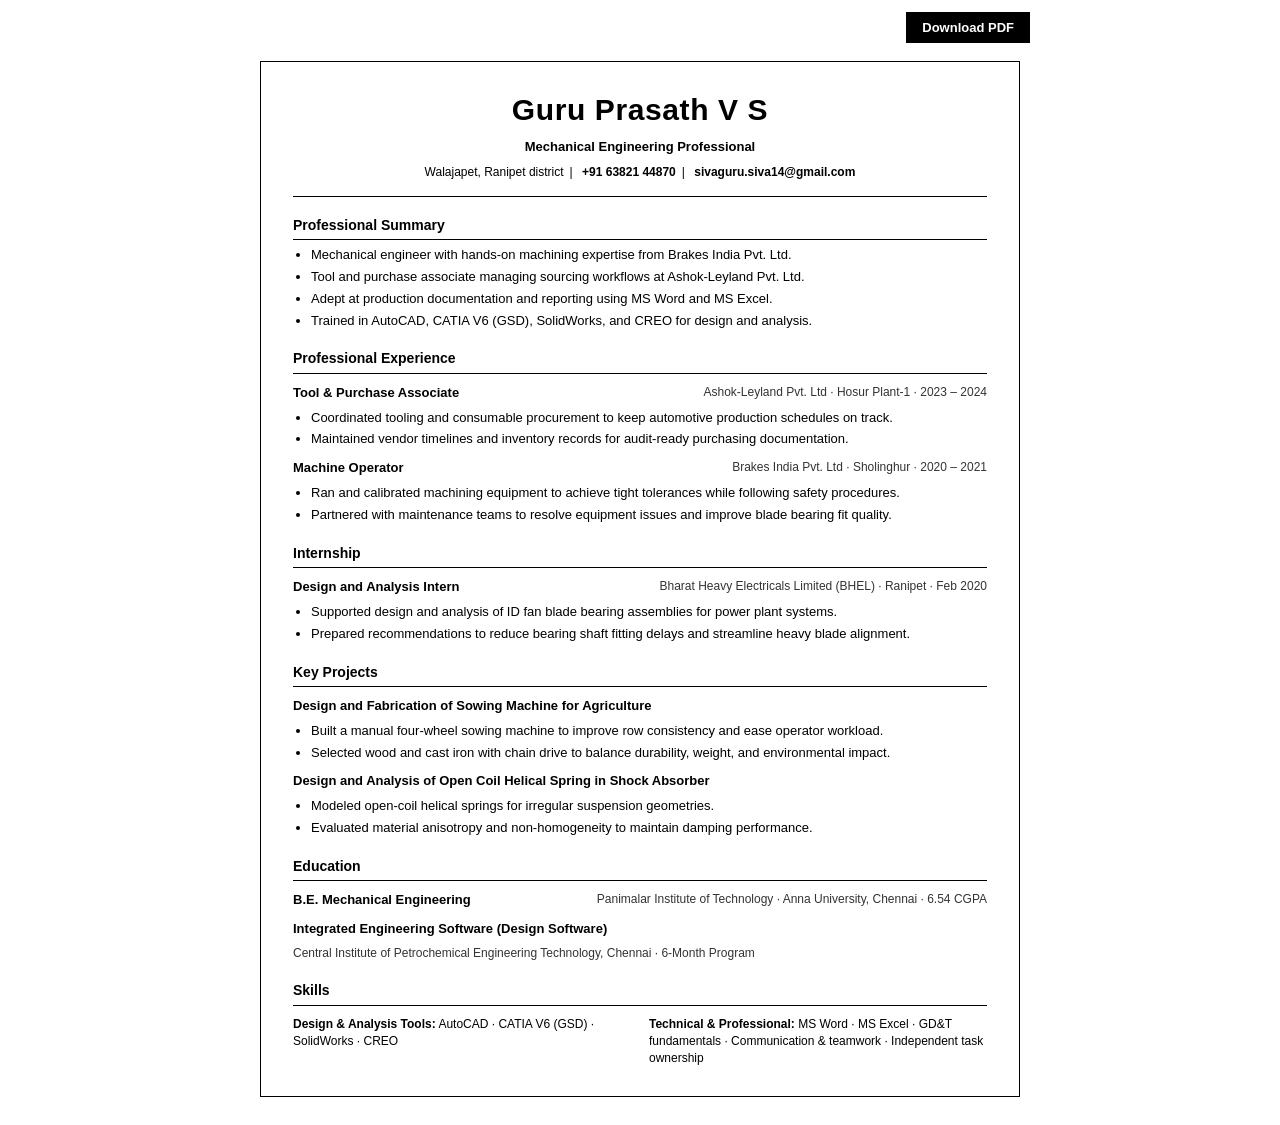
<file: guru-prasath-resume.html>
<!DOCTYPE html>
<html lang="en">
<head>
  <meta charset="UTF-8">
  <title>Guru Prasath V S | Mechanical Engineer Resume</title>
  <meta name="viewport" content="width=device-width, initial-scale=1.0">
  <style>
    *, *::before, *::after {
      box-sizing: border-box;
    }
    body {
      margin: 0;
      font-family: "Segoe UI", Arial, sans-serif;
      font-size: 13px;
      line-height: 1.45;
      color: #000000;
      background: #ffffff;
    }
    main {
      max-width: 760px;
      margin: 18px auto 28px;
      padding: 26px 32px 28px;
      border: 1px solid #000000;
    }
    header {
      text-align: center;
      padding-bottom: 14px;
      border-bottom: 1px solid #000000;
    }
    header h1 {
      margin: 0;
      font-size: 30px;
      letter-spacing: 0.02em;
    }
    header .headline {
      margin-top: 6px;
      font-size: 13px;
      font-weight: 600;
    }
    header .meta {
      margin-top: 8px;
      font-size: 12px;
    }
    header .meta span {
      display: inline-block;
      margin: 0 6px;
    }
    header .meta a {
      color: #000000;
      text-decoration: none;
      font-weight: 600;
    }
    section {
      margin-top: 18px;
    }
    h2 {
      font-size: 14px;
      margin: 0 0 6px;
      padding-bottom: 4px;
      border-bottom: 1px solid #000000;
    }
    ul {
      margin: 6px 0 0;
      padding-left: 18px;
    }
    li {
      margin-bottom: 3px;
    }
    .summary-list {
      padding-left: 18px;
      margin-top: 6px;
    }
    .item {
      margin-top: 10px;
    }
    .item-header {
      display: flex;
      flex-wrap: wrap;
      justify-content: space-between;
      gap: 6px;
      font-weight: 600;
    }
    .item-role {
      font-size: 13px;
    }
    .item-metadata {
      font-weight: 400;
      font-size: 12px;
      color: #333333;
    }
    .skills-inline {
      margin-top: 10px;
      display: grid;
      grid-template-columns: repeat(auto-fit, minmax(260px, 1fr));
      gap: 6px 18px;
    }
    .skills-inline div {
      font-size: 12px;
    }
    .skill-label {
      font-weight: 600;
    }
    .download-bar {
      display: flex;
      justify-content: flex-end;
      max-width: 780px;
      margin: 12px auto 0;
    }
    .download-button {
      background: #000000;
      color: #ffffff;
      border: none;
      padding: 8px 16px;
      font-size: 13px;
      font-weight: 600;
      cursor: pointer;
    }
    .download-button:focus {
      outline: 2px solid #000000;
      outline-offset: 2px;
    }
    @media (max-width: 640px) {
      main {
        padding: 18px 16px 22px;
        margin: 0;
        border: none;
      }
      .download-bar {
        justify-content: center;
        margin: 12px 0;
      }
    }
    @page {
      size: A4;
      margin: 12mm 15mm;
    }
    @media print {
      body {
        background: #ffffff;
      }
      main {
        margin: 0;
        border: none;
        padding: 0;
        width: 100%;
      }
      .download-bar {
        display: none;
      }
    }
  </style>
</head>
<body>
  <div class="download-bar">
    <button class="download-button" onclick="window.print()">Download PDF</button>
  </div>
  <main>
    <header>
      <h1>Guru Prasath V S</h1>
      <div class="headline">Mechanical Engineering Professional</div>
      <div class="meta">
        Walajapet, Ranipet district<span>|</span>
        <a href="tel:+916382144870">+91 63821 44870</a><span>|</span>
        <a href="mailto:sivaguru.siva14@gmail.com">sivaguru.siva14@gmail.com</a>
      </div>
    </header>

    <section>
      <h2>Professional Summary</h2>
      <ul class="summary-list">
        <li>Mechanical engineer with hands-on machining expertise from Brakes India Pvt. Ltd.</li>
        <li>Tool and purchase associate managing sourcing workflows at Ashok-Leyland Pvt. Ltd.</li>
        <li>Adept at production documentation and reporting using MS Word and MS Excel.</li>
        <li>Trained in AutoCAD, CATIA V6 (GSD), SolidWorks, and CREO for design and analysis.</li>
      </ul>
    </section>

    <section>
      <h2>Professional Experience</h2>
      <div class="item">
        <div class="item-header">
          <span class="item-role">Tool &amp; Purchase Associate</span>
          <span class="item-metadata">Ashok-Leyland Pvt. Ltd · Hosur Plant-1 · 2023 – 2024</span>
        </div>
        <ul>
          <li>Coordinated tooling and consumable procurement to keep automotive production schedules on track.</li>
          <li>Maintained vendor timelines and inventory records for audit-ready purchasing documentation.</li>
        </ul>
      </div>

      <div class="item">
        <div class="item-header">
          <span class="item-role">Machine Operator</span>
          <span class="item-metadata">Brakes India Pvt. Ltd · Sholinghur · 2020 – 2021</span>
        </div>
        <ul>
          <li>Ran and calibrated machining equipment to achieve tight tolerances while following safety procedures.</li>
          <li>Partnered with maintenance teams to resolve equipment issues and improve blade bearing fit quality.</li>
        </ul>
      </div>
    </section>

    <section>
      <h2>Internship</h2>
      <div class="item">
        <div class="item-header">
          <span class="item-role">Design and Analysis Intern</span>
          <span class="item-metadata">Bharat Heavy Electricals Limited (BHEL) · Ranipet · Feb 2020</span>
        </div>
        <ul>
          <li>Supported design and analysis of ID fan blade bearing assemblies for power plant systems.</li>
          <li>Prepared recommendations to reduce bearing shaft fitting delays and streamline heavy blade alignment.</li>
        </ul>
      </div>
    </section>

    <section>
      <h2>Key Projects</h2>
      <div class="item">
        <div class="item-header">
          <span class="item-role">Design and Fabrication of Sowing Machine for Agriculture</span>
        </div>
        <ul>
          <li>Built a manual four-wheel sowing machine to improve row consistency and ease operator workload.</li>
          <li>Selected wood and cast iron with chain drive to balance durability, weight, and environmental impact.</li>
        </ul>
      </div>

      <div class="item">
        <div class="item-header">
          <span class="item-role">Design and Analysis of Open Coil Helical Spring in Shock Absorber</span>
        </div>
        <ul>
          <li>Modeled open-coil helical springs for irregular suspension geometries.</li>
          <li>Evaluated material anisotropy and non-homogeneity to maintain damping performance.</li>
        </ul>
      </div>
    </section>

    <section>
      <h2>Education</h2>
      <div class="item">
        <div class="item-header">
          <span class="item-role">B.E. Mechanical Engineering</span>
          <span class="item-metadata">Panimalar Institute of Technology · Anna University, Chennai · 6.54 CGPA</span>
        </div>
      </div>
      <div class="item">
        <div class="item-header">
          <span class="item-role">Integrated Engineering Software (Design Software)</span>
          <span class="item-metadata">Central Institute of Petrochemical Engineering Technology, Chennai · 6-Month Program</span>
        </div>
      </div>
    </section>

    <section>
      <h2>Skills</h2>
      <div class="skills-inline">
        <div><span class="skill-label">Design &amp; Analysis Tools:</span> AutoCAD · CATIA V6 (GSD) · SolidWorks · CREO</div>
        <div><span class="skill-label">Technical &amp; Professional:</span> MS Word · MS Excel · GD&amp;T fundamentals · Communication &amp; teamwork · Independent task ownership</div>
      </div>
    </section>
  </main>
</body>
<script>
  window.addEventListener("beforeprint", () => {
    document.body.style.margin = "0";
  });
</script>
</html>
</file>
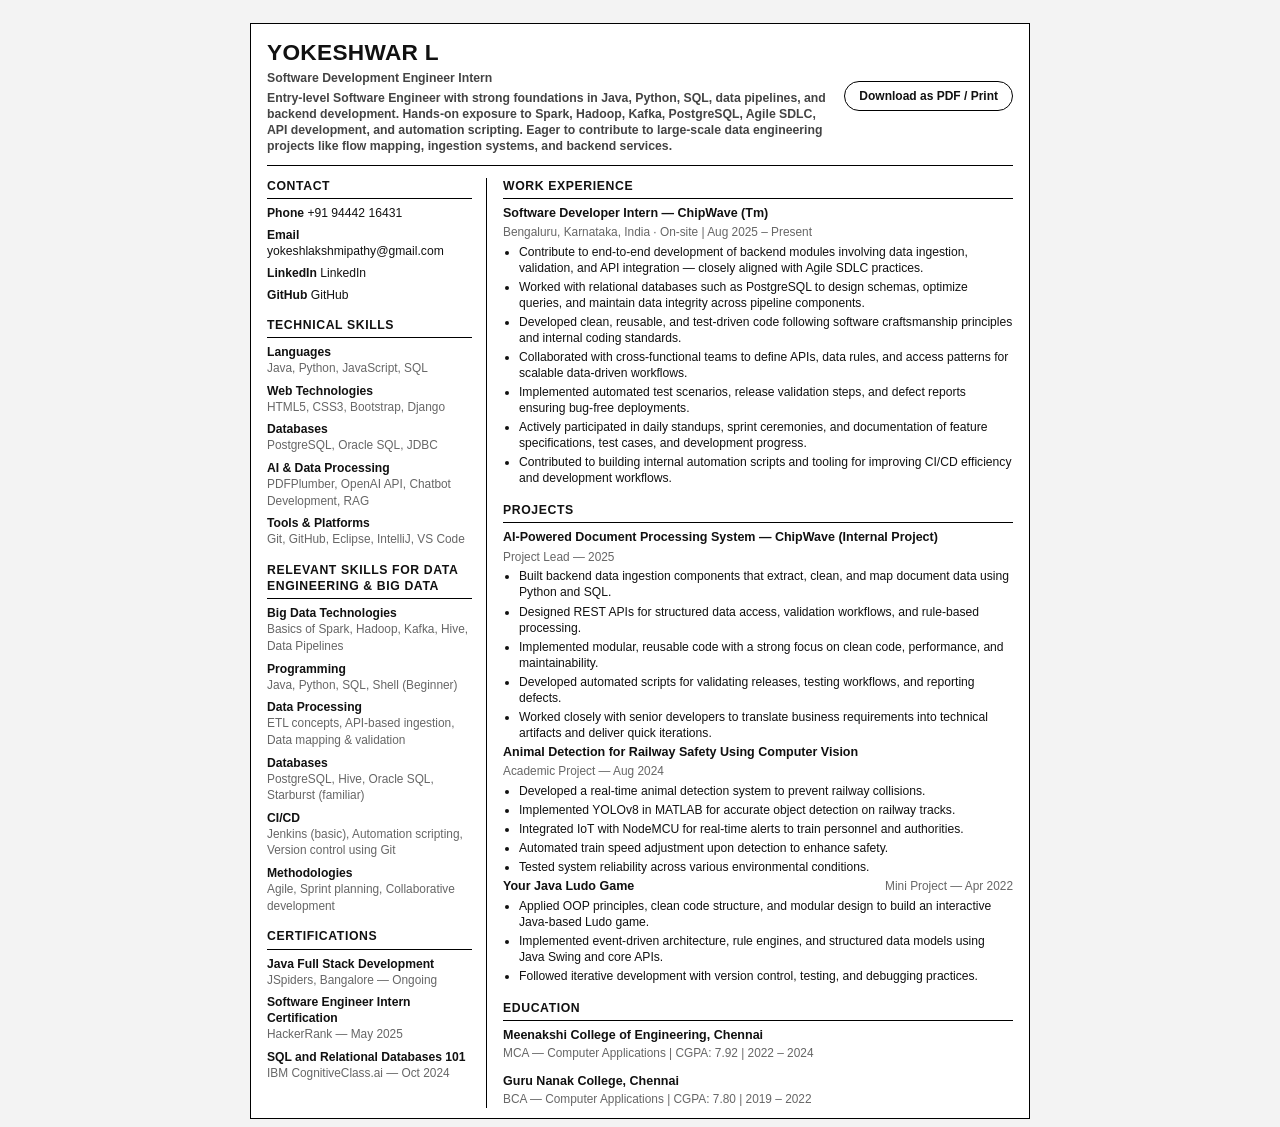
<file: resume.html>
<!doctype html>
<html lang="en">
<head>
  <meta charset="utf-8">
  <title>YOKESHWAR L — Software Development Engineer Intern</title>
  <meta name="viewport" content="width=device-width">
  <meta name="description" content="Resume of YOKESHWAR L, software development engineer intern experienced in full-stack AI projects, clean code, and high-velocity delivery.">
  <meta name="keywords" content="Software Development Engineer Intern, Full Stack, Python, Django, LangChain, Java, JavaScript, Clean Code, Data Structures, Algorithms, APIs, Performance, Bangalore, HackerRank">
  <style>
    :root {
      --text-primary: #111;
      --text-secondary: #444;
      --muted: #666;
      --line: #000;
      --background: #fff;
      --page-bg: #f3f3f3;
    }
    *, *::before, *::after { box-sizing: border-box; }
    html, body {
      margin: 0;
      padding: 0;
      font-family: "Segoe UI", Tahoma, sans-serif;
      color: var(--text-primary);
      background: var(--page-bg);
      line-height: 1.32;
      font-size: 9.6pt;
    }
    @page { size: A4; margin: 8mm 10mm 8mm 10mm; }
    body { -webkit-print-color-adjust: exact; print-color-adjust: exact; }
    .resume-wrapper {
      max-width: 780px;
      margin: 6mm auto 2mm;
      background: var(--background);
      border: 1px solid var(--line);
      padding: 14px 16px 6px;
    }
    header {
      padding-bottom: 10px;
      border-bottom: 1px solid var(--line);
      display: flex;
      flex-wrap: wrap;
      align-items: center;
      gap: 6px 12px;
    }
    header .identity { flex: 1 1 260px; }
    header h1 { margin: 0; font-size: 17pt; letter-spacing: 0.3px; }
    header p {
      margin: 2px 0 0;
      color: var(--text-secondary);
      font-weight: 600;
      font-size: 9.2pt;
    }
    header .actions {
      flex: 0 0 auto;
      display: flex;
      gap: 8px;
    }
    .print-button {
      padding: 7px 14px;
      border: 1px solid var(--line);
      background: transparent;
      color: var(--text-primary);
      font-weight: 600;
      border-radius: 16px;
      cursor: pointer;
      font-size: 9pt;
    }
    .print-button:hover,
    .print-button:focus {
      background: var(--text-primary);
      color: #fff;
    }
    main { padding: 12px 0 4px; }
    .layout {
      display: grid;
      grid-template-columns: 220px 1fr;
      gap: 16px;
    }
    aside.sidebar {
      padding-right: 14px;
      border-right: 1px solid var(--line);
    }
    aside section { margin-bottom: 14px; }
    aside section:last-child { margin-bottom: 0; }
    aside h2,
    .content h2 {
      font-size: 9.2pt;
      letter-spacing: 0.6px;
      text-transform: uppercase;
      margin: 0 0 6px;
      padding-bottom: 4px;
      border-bottom: 1px solid var(--line);
    }
    ul.contact-list,
    ul.info-list,
    ul.bullet-list {
      list-style: none;
      margin: 0;
      padding: 0;
    }
    ul.contact-list li,
    ul.info-list li { margin-bottom: 6px; font-size: 9.1pt; }
    ul.info-list li strong {
      display: block;
      font-weight: 600;
      color: var(--text-primary);
    }
    ul.info-list li span {
      color: var(--muted);
      font-size: 8.9pt;
    }
    .content section { margin-bottom: 16px; }
    .content section:last-child { margin-bottom: 0; }
    .content p {
      margin: 0 0 6px;
      color: var(--text-secondary);
      font-size: 9.2pt;
    }
    ul.bullet-list {
      list-style: disc;
      padding-left: 16px;
    }
    ul.bullet-list li {
      margin-bottom: 3px;
      color: var(--text-primary);
      font-size: 9.1pt;
    }
    .role-header {
      display: flex;
      flex-wrap: wrap;
      justify-content: space-between;
      align-items: baseline;
      gap: 4px 10px;
      margin-bottom: 3px;
    }
    .role-header h3 { margin: 0; font-size: 9.4pt; }
    .role-header span { color: var(--muted); font-size: 8.9pt; }
    .education-list {
      list-style: none;
      margin: 0;
      padding: 0;
    }
    .education-item { margin-bottom: 11px; }
    .education-item:last-child { margin-bottom: 0; }
    .education-item h3 { margin: 0; font-size: 9.4pt; }
    .education-item p {
      margin: 3px 0 0;
      color: var(--muted);
      font-size: 8.9pt;
    }
    a { color: inherit; text-decoration: none; }
    a:hover,
    a:focus { text-decoration: underline; }
    @media (max-width: 820px) {
      html, body { font-size: 9.8pt; }
      .resume-wrapper { margin: 6mm auto; padding: 14px; }
      .layout { grid-template-columns: 1fr; gap: 14px; }
      aside.sidebar {
        border-right: none;
        border-bottom: 1px solid var(--line);
        padding-right: 0;
        padding-bottom: 12px;
      }
      header { justify-content: space-between; }
    }
    @media print {
      body { background: var(--background); }
      .resume-wrapper { margin: 0; border: none; padding: 0; }
      header { padding-bottom: 8px; }
      main { padding: 10px 0 2px; }
      .layout { grid-template-columns: 215px 1fr; gap: 12px; }
      aside.sidebar {
        padding-right: 12px;
        border-right: 1px solid var(--line);
      }
      .print-button { display: none; }
    }
  </style>
  <script type="application/ld+json">
  {
    "@context": "https://schema.org",
    "@type": "Person",
    "name": "YOKESHWAR L",
    "email": "mailto:yokeshlakshmipathy@gmail.com",
    "telephone": "+91 94442 16431",
    "sameAs": [
      "https://www.linkedin.com/in/yokeshwar-l-209376196/",
      "https://github.com/yokeshwarlakshmipathy"
    ],
    "alumniOf": [
      {
        "@type": "EducationalOrganization",
        "name": "Meenakshi College of Engineering, Chennai",
        "degree": "MCA (Computer Applications)",
        "startDate": "2022",
        "endDate": "2024"
      },
      {
        "@type": "EducationalOrganization",
        "name": "Guru Nanak College, Chennai",
        "degree": "BCA (Computer Applications)",
        "startDate": "2019",
        "endDate": "2022"
      }
    ],
    "skills": [
      "Full-stack Development",
      "Python",
      "Django",
      "LangChain",
      "Java",
      "JavaScript",
      "SQL",
      "APIs",
      "Data Structures and Algorithms",
      "Performance Optimization",
      "Retrieval-Augmented Generation",
      "Clean Code"
    ],
    "hasPart": {
      "@type": "Resume",
      "name": "Professional Resume of YOKESHWAR L",
      "about": [
        "Full-stack AI products",
        "Rapid prototyping",
        "Production-quality engineering"
      ]
    }
  }
  </script>
</head>
<body>
  <div class="resume-wrapper">
    <header>
      <div class="identity">
        <h1>YOKESHWAR L</h1>
        <p>Software Development Engineer Intern</p>
        <p style="margin-top:4px; font-size:9.2pt; color:#444;">
          Entry-level Software Engineer with strong foundations in Java, Python, SQL, data pipelines, and backend development. Hands-on exposure to Spark, Hadoop, Kafka, PostgreSQL, Agile SDLC, API development, and automation scripting. Eager to contribute to large-scale data engineering projects like flow mapping, ingestion systems, and backend services.
        </p>
      </div>
      <div class="actions">
        <button type="button" class="print-button" aria-label="Download or print the resume">Download as PDF / Print</button>
      </div>
    </header>
    <main>
      <div class="layout">
        <aside class="sidebar" role="complementary">
          <section aria-labelledby="contact-heading">
            <h2 id="contact-heading">Contact</h2>
            <ul class="contact-list">
              <li><strong>Phone</strong> <a href="tel:+919444216431">+91 94442 16431</a></li>
              <li><strong>Email</strong> <a href="mailto:yokeshlakshmipathy@gmail.com">yokeshlakshmipathy@gmail.com</a></li>
              <li><strong>LinkedIn</strong> <a href="https://www.linkedin.com/in/yokeshwar-l-209376196/" rel="nofollow noopener">LinkedIn</a></li>
              <li><strong>GitHub</strong> <a href="https://github.com/yokeshwarlakshmipathy" rel="nofollow noopener">GitHub</a></li>
            </ul>
          </section>

          <section aria-labelledby="skills-heading">
            <h2 id="skills-heading">Technical Skills</h2>
            <ul class="info-list">
              <li>
                <strong>Languages</strong>
                <span>Java, Python, JavaScript, SQL</span>
              </li>
              <li>
                <strong>Web Technologies</strong>
                <span>HTML5, CSS3, Bootstrap, Django</span>
              </li>
              <li>
                <strong>Databases</strong>
                <span>PostgreSQL, Oracle SQL, JDBC</span>
              </li>
              <li>
                <strong>AI & Data Processing</strong>
                <span>PDFPlumber, OpenAI API, Chatbot Development, RAG</span>
              </li>
              <li>
                <strong>Tools & Platforms</strong>
                <span>Git, GitHub, Eclipse, IntelliJ, VS Code</span>
              </li>
            </ul>
          </section>

          <section aria-labelledby="relevant-skills-heading">
            <h2 id="relevant-skills-heading">Relevant Skills for Data Engineering &amp; Big Data</h2>
            <ul class="info-list">
              <li><strong>Big Data Technologies</strong>
                <span>Basics of Spark, Hadoop, Kafka, Hive, Data Pipelines</span>
              </li>
              <li><strong>Programming</strong>
                <span>Java, Python, SQL, Shell (Beginner)</span>
              </li>
              <li><strong>Data Processing</strong>
                <span>ETL concepts, API-based ingestion, Data mapping &amp; validation</span>
              </li>
              <li><strong>Databases</strong>
                <span>PostgreSQL, Hive, Oracle SQL, Starburst (familiar)</span>
              </li>
              <li><strong>CI/CD</strong>
                <span>Jenkins (basic), Automation scripting, Version control using Git</span>
              </li>
              <li><strong>Methodologies</strong>
                <span>Agile, Sprint planning, Collaborative development</span>
              </li>
            </ul>
          </section>

          <section aria-labelledby="certifications-heading">
            <h2 id="certifications-heading">Certifications</h2>
            <ul class="info-list">
              <li>
                <strong>Java Full Stack Development</strong>
                <span>JSpiders, Bangalore — Ongoing</span>
              </li>
              <li>
                <strong>Software Engineer Intern Certification</strong>
                <span>HackerRank — May 2025</span>
              </li>
              <li>
                <strong>SQL and Relational Databases 101</strong>
                <span>IBM CognitiveClass.ai — Oct 2024</span>
              </li>
            </ul>
          </section>
        </aside>

        <section class="content">
          <section aria-labelledby="experience-heading">
            <h2 id="experience-heading">Work Experience</h2>
            <article>
              <div class="role-header">
                <h3>Software Developer Intern — ChipWave (Tm)</h3>
                <span>Bengaluru, Karnataka, India · On-site | Aug 2025 – Present</span>
              </div>
              <ul class="bullet-list">
                <li>Contribute to end-to-end development of backend modules involving data ingestion, validation, and API integration — closely aligned with Agile SDLC practices.</li>
                <li>Worked with relational databases such as PostgreSQL to design schemas, optimize queries, and maintain data integrity across pipeline components.</li>
                <li>Developed clean, reusable, and test-driven code following software craftsmanship principles and internal coding standards.</li>
                <li>Collaborated with cross-functional teams to define APIs, data rules, and access patterns for scalable data-driven workflows.</li>
                <li>Implemented automated test scenarios, release validation steps, and defect reports ensuring bug-free deployments.</li>
                <li>Actively participated in daily standups, sprint ceremonies, and documentation of feature specifications, test cases, and development progress.</li>
                <li>Contributed to building internal automation scripts and tooling for improving CI/CD efficiency and development workflows.</li>
              </ul>
            </article>
          </section>

          <section aria-labelledby="projects-heading">
            <h2 id="projects-heading">Projects</h2>
            <article>
              <div class="role-header">
                <h3>AI-Powered Document Processing System — ChipWave (Internal Project)</h3>
                <span>Project Lead — 2025</span>
              </div>
              <ul class="bullet-list">
                <li>Built backend data ingestion components that extract, clean, and map document data using Python and SQL.</li>
                <li>Designed REST APIs for structured data access, validation workflows, and rule-based processing.</li>
                <li>Implemented modular, reusable code with a strong focus on clean code, performance, and maintainability.</li>
                <li>Developed automated scripts for validating releases, testing workflows, and reporting defects.</li>
                <li>Worked closely with senior developers to translate business requirements into technical artifacts and deliver quick iterations.</li>
              </ul>
            </article>
            <article>
              <div class="role-header">
                <h3>Animal Detection for Railway Safety Using Computer Vision</h3>
                <span>Academic Project — Aug 2024</span>
              </div>
              <ul class="bullet-list">
                <li>Developed a real-time animal detection system to prevent railway collisions.</li>
                <li>Implemented YOLOv8 in MATLAB for accurate object detection on railway tracks.</li>
                <li>Integrated IoT with NodeMCU for real-time alerts to train personnel and authorities.</li>
                <li>Automated train speed adjustment upon detection to enhance safety.</li>
                <li>Tested system reliability across various environmental conditions.</li>
              </ul>
            </article>
            <article>
              <div class="role-header">
                <h3>Your Java Ludo Game</h3>
                <span>Mini Project — Apr 2022</span>
              </div>
              <ul class="bullet-list">
                <li>Applied OOP principles, clean code structure, and modular design to build an interactive Java-based Ludo game.</li>
                <li>Implemented event-driven architecture, rule engines, and structured data models using Java Swing and core APIs.</li>
                <li>Followed iterative development with version control, testing, and debugging practices.</li>
              </ul>
            </article>
          </section>

          <section aria-labelledby="education-heading">
            <h2 id="education-heading">Education</h2>
            <div class="education-list">
              <div class="education-item">
                <h3>Meenakshi College of Engineering, Chennai</h3>
                <p>MCA — Computer Applications | CGPA: 7.92 | 2022 – 2024</p>
              </div>
              <div class="education-item">
                <h3>Guru Nanak College, Chennai</h3>
                <p>BCA — Computer Applications | CGPA: 7.80 | 2019 – 2022</p>
              </div>
            </div>
          </section>
        </section>
      </div>
    </main>
  </div>

  <script>
    document.addEventListener('DOMContentLoaded', function () {
      const button = document.querySelector('.print-button');
      if (button) {
        const handlePrint = function () { window.print(); };
        button.addEventListener('click', handlePrint);
        button.addEventListener('keyup', function (event) {
          if (event.key === 'Enter' || event.key === ' ') { handlePrint(); }
        });
      }
    });
  </script>
</body>
</html>
</file>
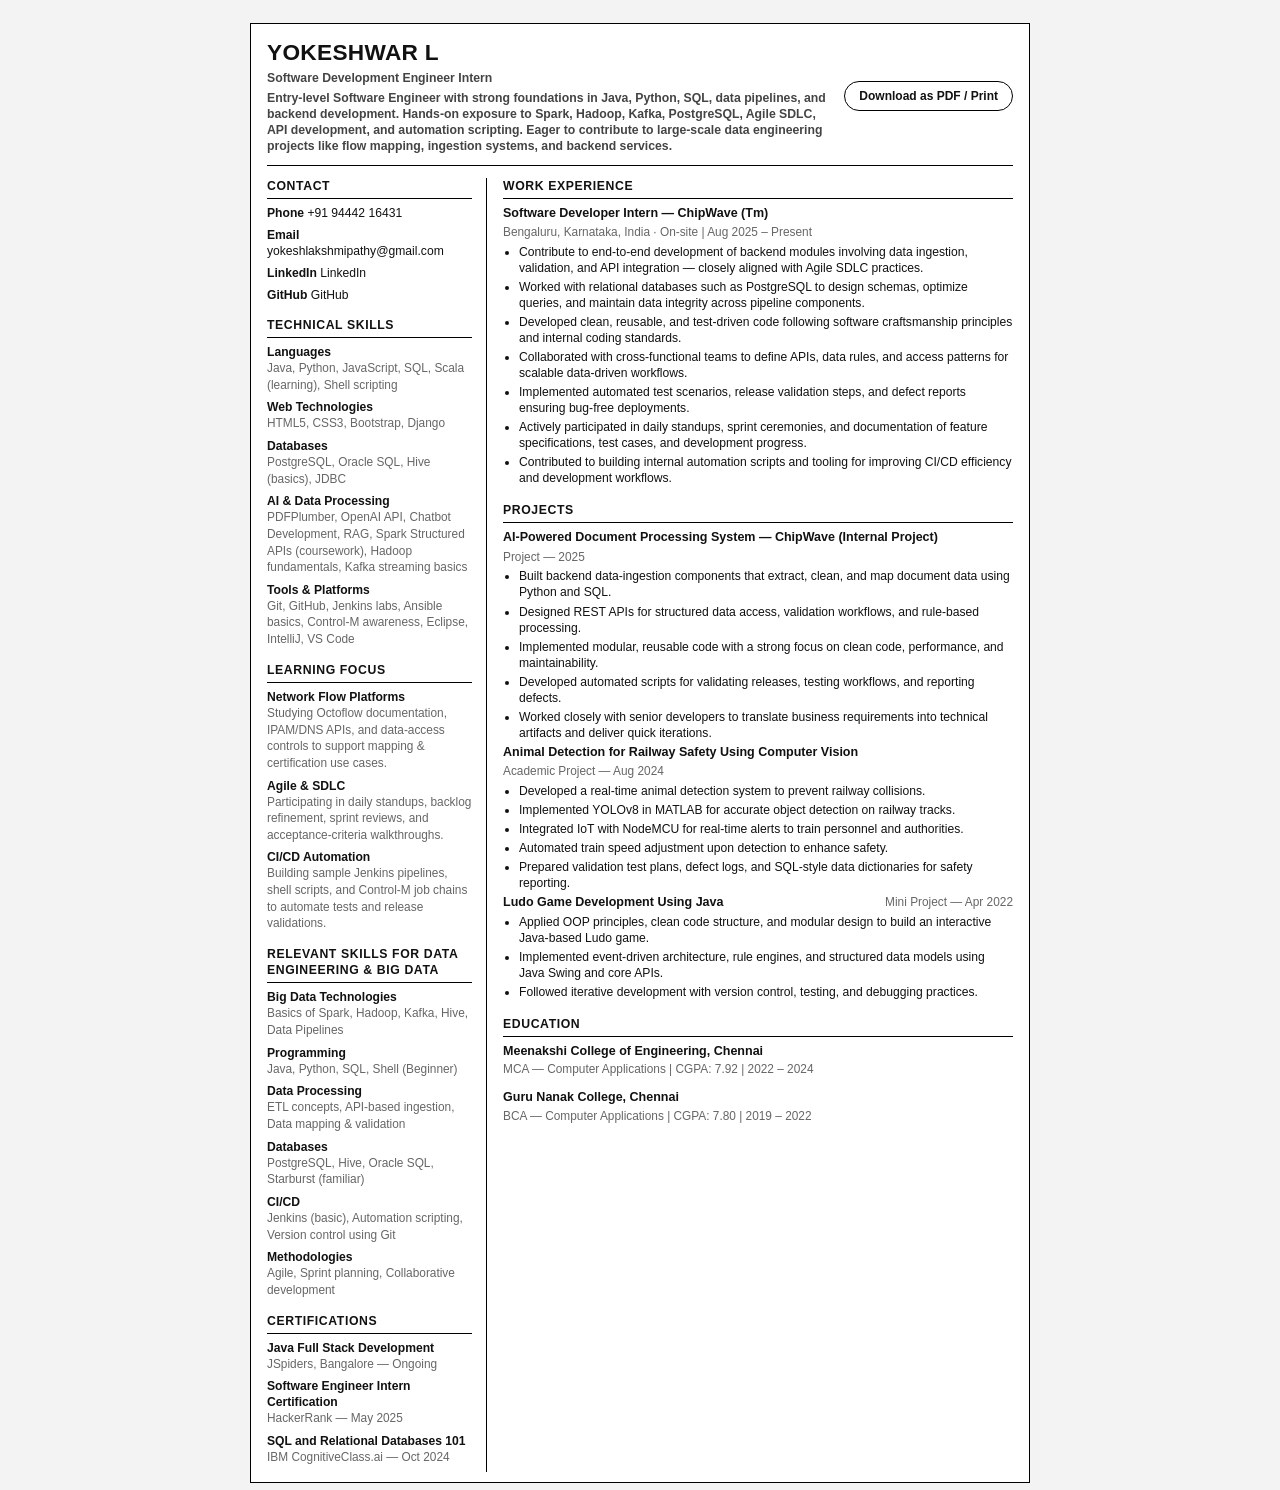
<file: resume_octoflow.html>
<!doctype html>
<html lang="en">
<head>
  <meta charset="utf-8">
  <title>YOKESHWAR L — Software Development Engineer Intern</title>
  <meta name="viewport" content="width=device-width">
  <meta name="description" content="Resume of YOKESHWAR L, software development engineer intern experienced in full-stack AI projects and actively upskilling on Scala, Spark, Hadoop, Kafka, Jenkins, Ansible, and Control-M for network flow roles.">
  <meta name="keywords" content="Software Development Engineer Intern, Scala, Spark, Shell, SQL, Hadoop, Kafka, Jenkins, Ansible, Control-M, Agile, Network Flow, Bangalore, Full Stack">
  <style>
    :root {
      --text-primary: #111;
      --text-secondary: #444;
      --muted: #666;
      --line: #000;
      --background: #fff;
      --page-bg: #f3f3f3;
    }
    *, *::before, *::after { box-sizing: border-box; }
    html, body {
      margin: 0;
      padding: 0;
      font-family: "Segoe UI", Tahoma, sans-serif;
      color: var(--text-primary);
      background: var(--page-bg);
      line-height: 1.32;
      font-size: 9.6pt;
    }
    @page { size: A4; margin: 8mm 10mm 8mm 10mm; }
    body { -webkit-print-color-adjust: exact; print-color-adjust: exact; }
    .resume-wrapper {
      max-width: 780px;
      margin: 6mm auto 2mm;
      background: var(--background);
      border: 1px solid var(--line);
      padding: 14px 16px 6px;
    }
    header {
      padding-bottom: 10px;
      border-bottom: 1px solid var(--line);
      display: flex;
      flex-wrap: wrap;
      align-items: center;
      gap: 6px 12px;
    }
    header .identity { flex: 1 1 260px; }
    header h1 { margin: 0; font-size: 17pt; letter-spacing: 0.3px; }
    header p {
      margin: 2px 0 0;
      color: var(--text-secondary);
      font-weight: 600;
      font-size: 9.2pt;
    }
    header .actions {
      flex: 0 0 auto;
      display: flex;
      gap: 8px;
    }
    .print-button {
      padding: 7px 14px;
      border: 1px solid var(--line);
      background: transparent;
      color: var(--text-primary);
      font-weight: 600;
      border-radius: 16px;
      cursor: pointer;
      font-size: 9pt;
    }
    .print-button:hover,
    .print-button:focus {
      background: var(--text-primary);
      color: #fff;
    }
    main { padding: 12px 0 4px; }
    .layout {
      display: grid;
      grid-template-columns: 220px 1fr;
      gap: 16px;
    }
    aside.sidebar {
      padding-right: 14px;
      border-right: 1px solid var(--line);
    }
    aside section { margin-bottom: 14px; }
    aside section:last-child { margin-bottom: 0; }
    aside h2,
    .content h2 {
      font-size: 9.2pt;
      letter-spacing: 0.6px;
      text-transform: uppercase;
      margin: 0 0 6px;
      padding-bottom: 4px;
      border-bottom: 1px solid var(--line);
    }
    ul.contact-list,
    ul.info-list,
    ul.bullet-list {
      list-style: none;
      margin: 0;
      padding: 0;
    }
    ul.contact-list li,
    ul.info-list li { margin-bottom: 6px; font-size: 9.1pt; }
    ul.info-list li strong {
      display: block;
      font-weight: 600;
      color: var(--text-primary);
    }
    ul.info-list li span {
      color: var(--muted);
      font-size: 8.9pt;
    }
    .content section { margin-bottom: 16px; }
    .content section:last-child { margin-bottom: 0; }
    .content p {
      margin: 0 0 6px;
      color: var(--text-secondary);
      font-size: 9.2pt;
    }
    ul.bullet-list {
      list-style: disc;
      padding-left: 16px;
    }
    ul.bullet-list li {
      margin-bottom: 3px;
      color: var(--text-primary);
      font-size: 9.1pt;
    }
    .role-header {
      display: flex;
      flex-wrap: wrap;
      justify-content: space-between;
      align-items: baseline;
      gap: 4px 10px;
      margin-bottom: 3px;
    }
    .role-header h3 { margin: 0; font-size: 9.4pt; }
    .role-header span { color: var(--muted); font-size: 8.9pt; }
    .education-list {
      list-style: none;
      margin: 0;
      padding: 0;
    }
    .education-item { margin-bottom: 11px; }
    .education-item:last-child { margin-bottom: 0; }
    .education-item h3 { margin: 0; font-size: 9.4pt; }
    .education-item p {
      margin: 3px 0 0;
      color: var(--muted);
      font-size: 8.9pt;
    }
    a { color: inherit; text-decoration: none; }
    a:hover,
    a:focus { text-decoration: underline; }
    @media (max-width: 820px) {
      html, body { font-size: 9.8pt; }
      .resume-wrapper { margin: 6mm auto; padding: 14px; }
      .layout { grid-template-columns: 1fr; gap: 14px; }
      aside.sidebar {
        border-right: none;
        border-bottom: 1px solid var(--line);
        padding-right: 0;
        padding-bottom: 12px;
      }
      header { justify-content: space-between; }
    }
    @media print {
      body { background: var(--background); }
      .resume-wrapper { margin: 0; border: none; padding: 0; }
      header { padding-bottom: 8px; }
      main { padding: 10px 0 2px; }
      .layout { grid-template-columns: 215px 1fr; gap: 12px; }
      aside.sidebar {
        padding-right: 12px;
        border-right: 1px solid var(--line);
      }
      .print-button { display: none; }
    }
  </style>
  <script type="application/ld+json">
  {
    "@context": "https://schema.org",
    "@type": "Person",
    "name": "YOKESHWAR L",
    "email": "mailto:yokeshlakshmipathy@gmail.com",
    "telephone": "+91 94442 16431",
    "sameAs": [
      "https://www.linkedin.com/in/yokeshwar-l-209376196/",
      "https://github.com/yokeshwarlakshmipathy"
    ],
    "alumniOf": [
      {
        "@type": "EducationalOrganization",
        "name": "Meenakshi College of Engineering, Chennai",
        "degree": "MCA (Computer Applications)",
        "startDate": "2022",
        "endDate": "2024"
      },
      {
        "@type": "EducationalOrganization",
        "name": "Guru Nanak College, Chennai",
        "degree": "BCA (Computer Applications)",
        "startDate": "2019",
        "endDate": "2022"
      }
    ],
    "skills": [
      "Java",
      "Python",
      "Django",
      "Scala (learning)",
      "Spark (coursework)",
      "Shell scripting",
      "SQL",
      "Hadoop fundamentals",
      "Kafka basics",
      "Jenkins labs",
      "Ansible basics",
      "Control-M awareness"
    ],
    "hasPart": {
      "@type": "Resume",
      "name": "Professional Resume of YOKESHWAR L",
      "about": [
        "Full-stack AI products",
        "Octoflow-aligned learning path",
        "Agile SDLC"
      ]
    }
  }
  </script>
</head>
<body>
  <div class="resume-wrapper">
    <header>
      <div class="identity">
        <h1>YOKESHWAR L</h1>
        <p>Software Development Engineer Intern</p>
        <p style="margin-top:4px; font-size:9.2pt; color:#444;">
          Entry-level Software Engineer with strong foundations in Java, Python, SQL, data pipelines, and backend development. Hands-on exposure to Spark, Hadoop, Kafka, PostgreSQL, Agile SDLC, API development, and automation scripting. Eager to contribute to large-scale data engineering projects like flow mapping, ingestion systems, and backend services.
        </p>
      </div>
      <div class="actions">
        <button type="button" class="print-button" aria-label="Download or print the resume">Download as PDF / Print</button>
      </div>
    </header>
    <main>
      <div class="layout">
        <aside class="sidebar" role="complementary">
          <section aria-labelledby="contact-heading">
            <h2 id="contact-heading">Contact</h2>
            <ul class="contact-list">
              <li><strong>Phone</strong> <a href="tel:+919444216431">+91 94442 16431</a></li>
              <li><strong>Email</strong> <a href="mailto:yokeshlakshmipathy@gmail.com">yokeshlakshmipathy@gmail.com</a></li>
              <li><strong>LinkedIn</strong> <a href="https://www.linkedin.com/in/yokeshwar-l-209376196/" rel="nofollow noopener">LinkedIn</a></li>
              <li><strong>GitHub</strong> <a href="https://github.com/yokeshwarlakshmipathy" rel="nofollow noopener">GitHub</a></li>
            </ul>
          </section>

          <section aria-labelledby="skills-heading">
            <h2 id="skills-heading">Technical Skills</h2>
            <ul class="info-list">
              <li>
                <strong>Languages</strong>
                <span>Java, Python, JavaScript, SQL, Scala (learning), Shell scripting</span>
              </li>
              <li>
                <strong>Web Technologies</strong>
                <span>HTML5, CSS3, Bootstrap, Django</span>
              </li>
              <li>
                <strong>Databases</strong>
                <span>PostgreSQL, Oracle SQL, Hive (basics), JDBC</span>
              </li>
              <li>
                <strong>AI & Data Processing</strong>
                <span>PDFPlumber, OpenAI API, Chatbot Development, RAG, Spark Structured APIs (coursework), Hadoop fundamentals, Kafka streaming basics</span>
              </li>
              <li>
                <strong>Tools & Platforms</strong>
                <span>Git, GitHub, Jenkins labs, Ansible basics, Control-M awareness, Eclipse, IntelliJ, VS Code</span>
              </li>
            </ul>
          </section>

          <section aria-labelledby="learning-heading">
            <h2 id="learning-heading">Learning Focus</h2>
            <ul class="info-list">
              <li>
                <strong>Network Flow Platforms</strong>
                <span>Studying Octoflow documentation, IPAM/DNS APIs, and data-access controls to support mapping & certification use cases.</span>
              </li>
              <li>
                <strong>Agile & SDLC</strong>
                <span>Participating in daily standups, backlog refinement, sprint reviews, and acceptance-criteria walkthroughs.</span>
              </li>
              <li>
                <strong>CI/CD Automation</strong>
                <span>Building sample Jenkins pipelines, shell scripts, and Control-M job chains to automate tests and release validations.</span>
              </li>
            </ul>
          </section>

          <section aria-labelledby="relevant-heading">
            <h2 id="relevant-heading">Relevant Skills for Data Engineering & Big Data</h2>
            <ul class="info-list">
              <li>
                <strong>Big Data Technologies</strong>
                <span>Basics of Spark, Hadoop, Kafka, Hive, Data Pipelines</span>
              </li>
              <li>
                <strong>Programming</strong>
                <span>Java, Python, SQL, Shell (Beginner)</span>
              </li>
              <li>
                <strong>Data Processing</strong>
                <span>ETL concepts, API-based ingestion, Data mapping & validation</span>
              </li>
              <li>
                <strong>Databases</strong>
                <span>PostgreSQL, Hive, Oracle SQL, Starburst (familiar)</span>
              </li>
              <li>
                <strong>CI/CD</strong>
                <span>Jenkins (basic), Automation scripting, Version control using Git</span>
              </li>
              <li>
                <strong>Methodologies</strong>
                <span>Agile, Sprint planning, Collaborative development</span>
              </li>
            </ul>
          </section>

          <section aria-labelledby="certifications-heading">
            <h2 id="certifications-heading">Certifications</h2>
            <ul class="info-list">
              <li>
                <strong>Java Full Stack Development</strong>
                <span>JSpiders, Bangalore — Ongoing</span>
              </li>
              <li>
                <strong>Software Engineer Intern Certification</strong>
                <span>HackerRank — May 2025</span>
              </li>
              <li>
                <strong>SQL and Relational Databases 101</strong>
                <span>IBM CognitiveClass.ai — Oct 2024</span>
              </li>
            </ul>
          </section>
        </aside>

        <section class="content">
          <section aria-labelledby="experience-heading">
            <h2 id="experience-heading">Work Experience</h2>
            <article>
              <div class="role-header">
                <h3>Software Developer Intern — ChipWave (Tm)</h3>
                <span>Bengaluru, Karnataka, India · On-site | Aug 2025 – Present</span>
              </div>
              <ul class="bullet-list">
                <li>Contribute to end-to-end development of backend modules involving data ingestion, validation, and API integration — closely aligned with Agile SDLC practices.</li>
                <li>Worked with relational databases such as PostgreSQL to design schemas, optimize queries, and maintain data integrity across pipeline components.</li>
                <li>Developed clean, reusable, and test-driven code following software craftsmanship principles and internal coding standards.</li>
                <li>Collaborated with cross-functional teams to define APIs, data rules, and access patterns for scalable data-driven workflows.</li>
                <li>Implemented automated test scenarios, release validation steps, and defect reports ensuring bug-free deployments.</li>
                <li>Actively participated in daily standups, sprint ceremonies, and documentation of feature specifications, test cases, and development progress.</li>
                <li>Contributed to building internal automation scripts and tooling for improving CI/CD efficiency and development workflows.</li>
              </ul>
            </article>
          </section>

          <section aria-labelledby="projects-heading">
            <h2 id="projects-heading">Projects</h2>
            <article>
              <div class="role-header">
                <h3>AI-Powered Document Processing System — ChipWave (Internal Project)</h3>
                <span>Project — 2025</span>
              </div>
              <ul class="bullet-list">
                <li>Built backend data-ingestion components that extract, clean, and map document data using Python and SQL.</li>
                <li>Designed REST APIs for structured data access, validation workflows, and rule-based processing.</li>
                <li>Implemented modular, reusable code with a strong focus on clean code, performance, and maintainability.</li>
                <li>Developed automated scripts for validating releases, testing workflows, and reporting defects.</li>
                <li>Worked closely with senior developers to translate business requirements into technical artifacts and deliver quick iterations.</li>
              </ul>
            </article>
            <article>
              <div class="role-header">
                <h3>Animal Detection for Railway Safety Using Computer Vision</h3>
                <span>Academic Project — Aug 2024</span>
              </div>
              <ul class="bullet-list">
                <li>Developed a real-time animal detection system to prevent railway collisions.</li>
                <li>Implemented YOLOv8 in MATLAB for accurate object detection on railway tracks.</li>
                <li>Integrated IoT with NodeMCU for real-time alerts to train personnel and authorities.</li>
                <li>Automated train speed adjustment upon detection to enhance safety.</li>
                <li>Prepared validation test plans, defect logs, and SQL-style data dictionaries for safety reporting.</li>
              </ul>
            </article>
            <article>
              <div class="role-header">
                <h3>Ludo Game Development Using Java</h3>
                <span>Mini Project — Apr 2022</span>
              </div>
              <ul class="bullet-list">
                <li>Applied OOP principles, clean code structure, and modular design to build an interactive Java-based Ludo game.</li>
                <li>Implemented event-driven architecture, rule engines, and structured data models using Java Swing and core APIs.</li>
                <li>Followed iterative development with version control, testing, and debugging practices.</li>
              </ul>
            </article>
          </section>

          <section aria-labelledby="education-heading">
            <h2 id="education-heading">Education</h2>
            <div class="education-list">
              <div class="education-item">
                <h3>Meenakshi College of Engineering, Chennai</h3>
                <p>MCA — Computer Applications | CGPA: 7.92 | 2022 – 2024</p>
              </div>
              <div class="education-item">
                <h3>Guru Nanak College, Chennai</h3>
                <p>BCA — Computer Applications | CGPA: 7.80 | 2019 – 2022</p>
              </div>
            </div>
          </section>
        </section>
      </div>
    </main>
  </div>

  <script>
    document.addEventListener('DOMContentLoaded', function () {
      const button = document.querySelector('.print-button');
      if (button) {
        const handlePrint = function () { window.print(); };
        button.addEventListener('click', handlePrint);
        button.addEventListener('keyup', function (event) {
          if (event.key === 'Enter' || event.key === ' ') { handlePrint(); }
        });
      }
    });
  </script>
</body>
</html>
</file>
